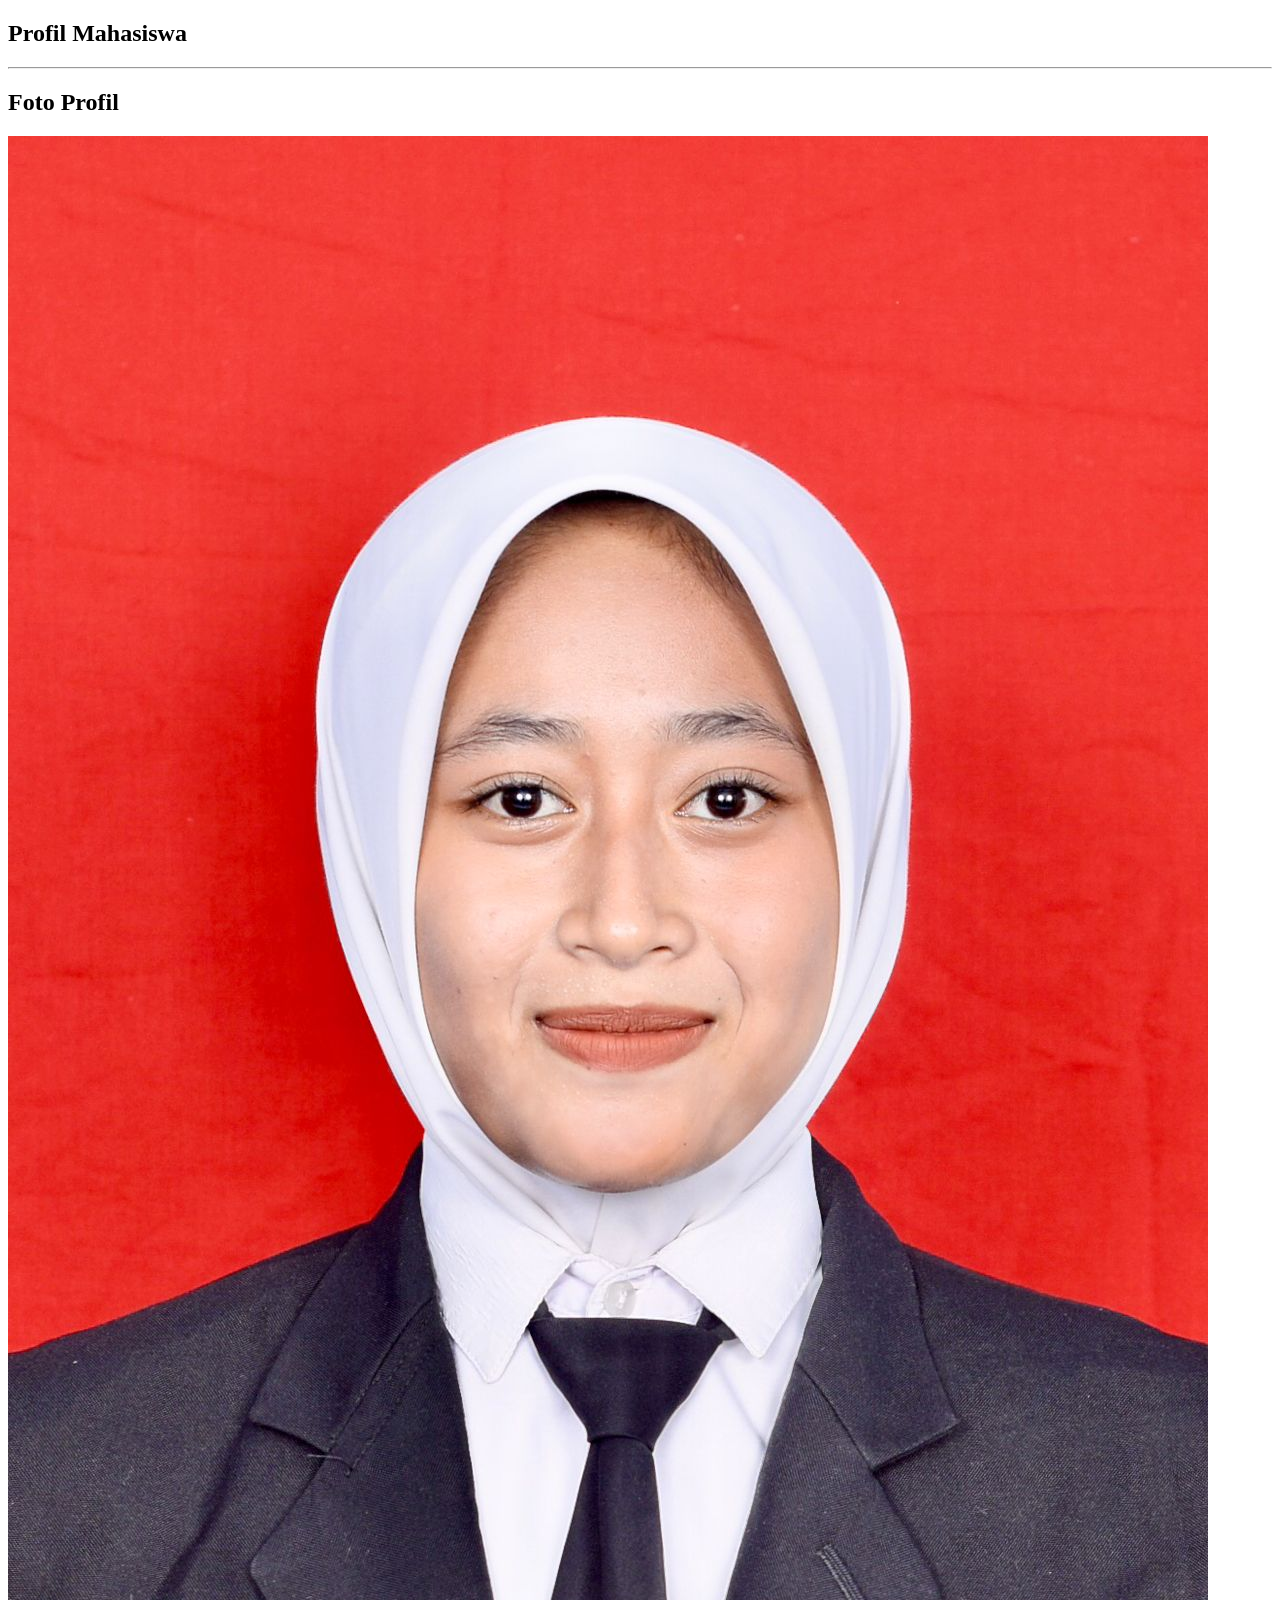
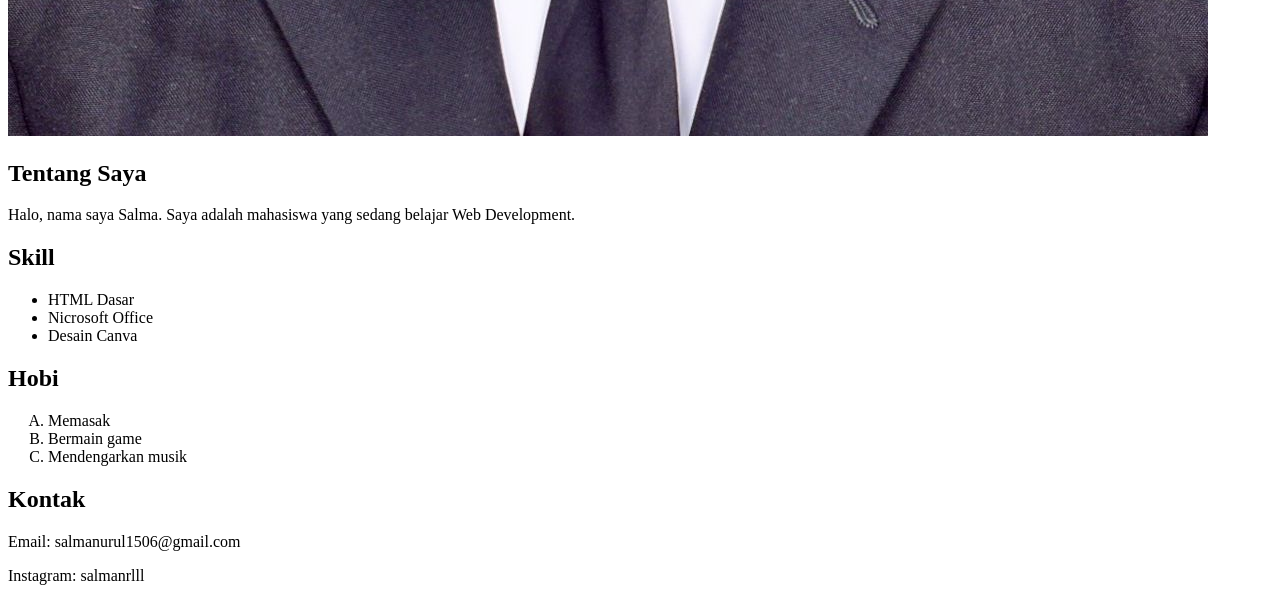
<file: LK-03/index.html>
<!DOCTYPE html>
<html lang="en">
<head>
    <meta charset="UTF-8">
    <meta name="viewport" content="width=device-width, initial-scale=1.0">
    <title>Document</title>
</head>
<body>
    <h2>Profil Mahasiswa</h2>

    <hr>

    <h2>Foto Profil</h2>
    <img src="potoku.jpeg" alt="Gambar salma">

    <h2>Tentang Saya</h2>
    <p>Halo, nama saya Salma. Saya adalah mahasiswa yang sedang belajar Web Development.</p>

    <h2>Skill</h2>
    <ul>
        <li>HTML Dasar</li>
        <li>Nicrosoft Office</li>
        <li>Desain Canva</li>
    </ul>

    <h2> <strong>Hobi</strong></h2>
    <ol type ="A">
        <li>Memasak</li>
        <li>Bermain game</li>
        <li>Mendengarkan musik</li>
    </ol>

    <h2><strong>Kontak</strong></h2>
        <p>Email: salmanurul1506@gmail.com</p>
        <p>Instagram: salmanrlll</p>

    
</body>
</html>
</file>
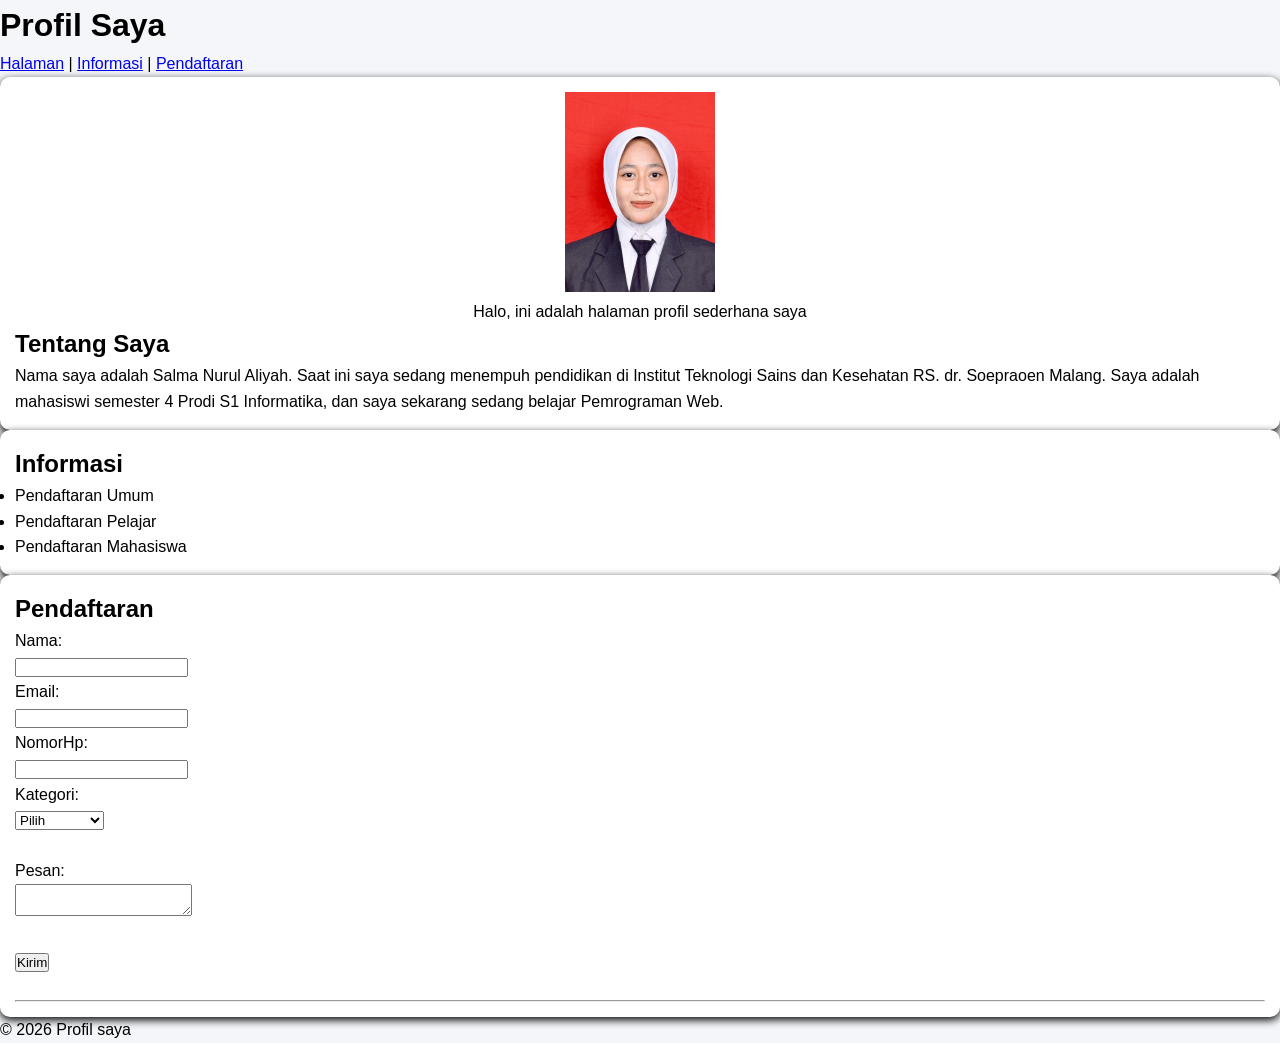
<file: LK-04/index.html>
<!DOCTYPE html>
<html lang="en">
<head>
    <meta charset="UTF-8">
    <meta name="viewport" content="width=, initial-scale=1.0">
    <title>Profil Sederhana</title>
    <link rel="stylesheet" href="style.css">
</head>
<body>
    
    <!-- HEADER -->
    <header>
        <h1>Profil Saya</h1>
        <nav>
        <a href="#page">Halaman</a> |
        <a href="#information">Informasi</a> |
        <a href="#registration">Pendaftaran</a>
    </nav>
    </header>
    

    <!-- MAIN CONTENT -->
    <main>

        <!-- SECTION: Isi halaman profil -->
        <section id="page">
            <article>
                <center>
                <img src="potoku.jpeg" alt="potoku" style="height: 200px;"> 
                <p>Halo, ini adalah halaman profil sederhana saya </p>
                </center>
                <left>
                <h2>Tentang Saya</h2>
                <p>
                    Nama saya adalah Salma Nurul Aliyah.
                    Saat ini saya sedang menempuh pendidikan di 
                    Institut Teknologi Sains dan Kesehatan RS. dr. Soepraoen Malang.
                    Saya adalah mahasiswi semester 4 Prodi S1 Informatika, 
                    dan saya sekarang sedang belajar Pemrograman Web.

                </p>
                </left>
            </article>
        </section>

        <!-- SECTION: Informasi -->
        <section id="information">
            <article>
                <h2>Informasi</h2>
                <ul>
                    <li>Pendaftaran Umum</li>
                    <li>Pendaftaran Pelajar</li>
                    <li>Pendaftaran Mahasiswa</li>
                </ul>
            </article>
        </section>

    <!-- SECTION: Form Pendaftaran -->
        <section id="registration">
            <article>
                <h2>Pendaftaran</h2>

                <!-- FORM -->
                 <form>

                    <!-- Nama -->
                    <label for="nama">Nama:</label> <br>
                    <input type="text" id="nama" name="nama"> <br>

                    <!-- Email -->
                    <label for="email">Email:</label> <br>
                    <input type="email" id="email" name="email"> <br>

                    <!-- NomorHP -->
                    <label for="nomorHP">NomorHp:</label> <br>
                    <input type="tel" id="nomorHP" name="nomorHP"> <br>

                    <!-- Kategori -->
                    <label for="kategori">Kategori:</label> <br>
                    <select name="kategori" id="kategori" required>

                        <!-- Pilih Kategori -->
                        <option value="">Pilih</option>
                        <option value="umum">Umum</option>
                        <option value="pelajar">Pelajar</option>
                        <option value="mahasiswa">Mahasiswa</option>
                    </select> <br><br>

                    <!-- Pesan -->
                    <label for="pesan">Pesan:</label><br>
                    <textarea name="pesan" id="pesan"></textarea><br><br>

                    <!-- Tombol -->
                    <button type="submit">Kirim</button>
        
                </form>
                <br><hr>
            </article>
        </section>
    </main>

    <!-- FOOTER -->
    <footer>
        <p>&copy; 2026 Profil saya </p>
    </footer>

</body>
</html>
</file>
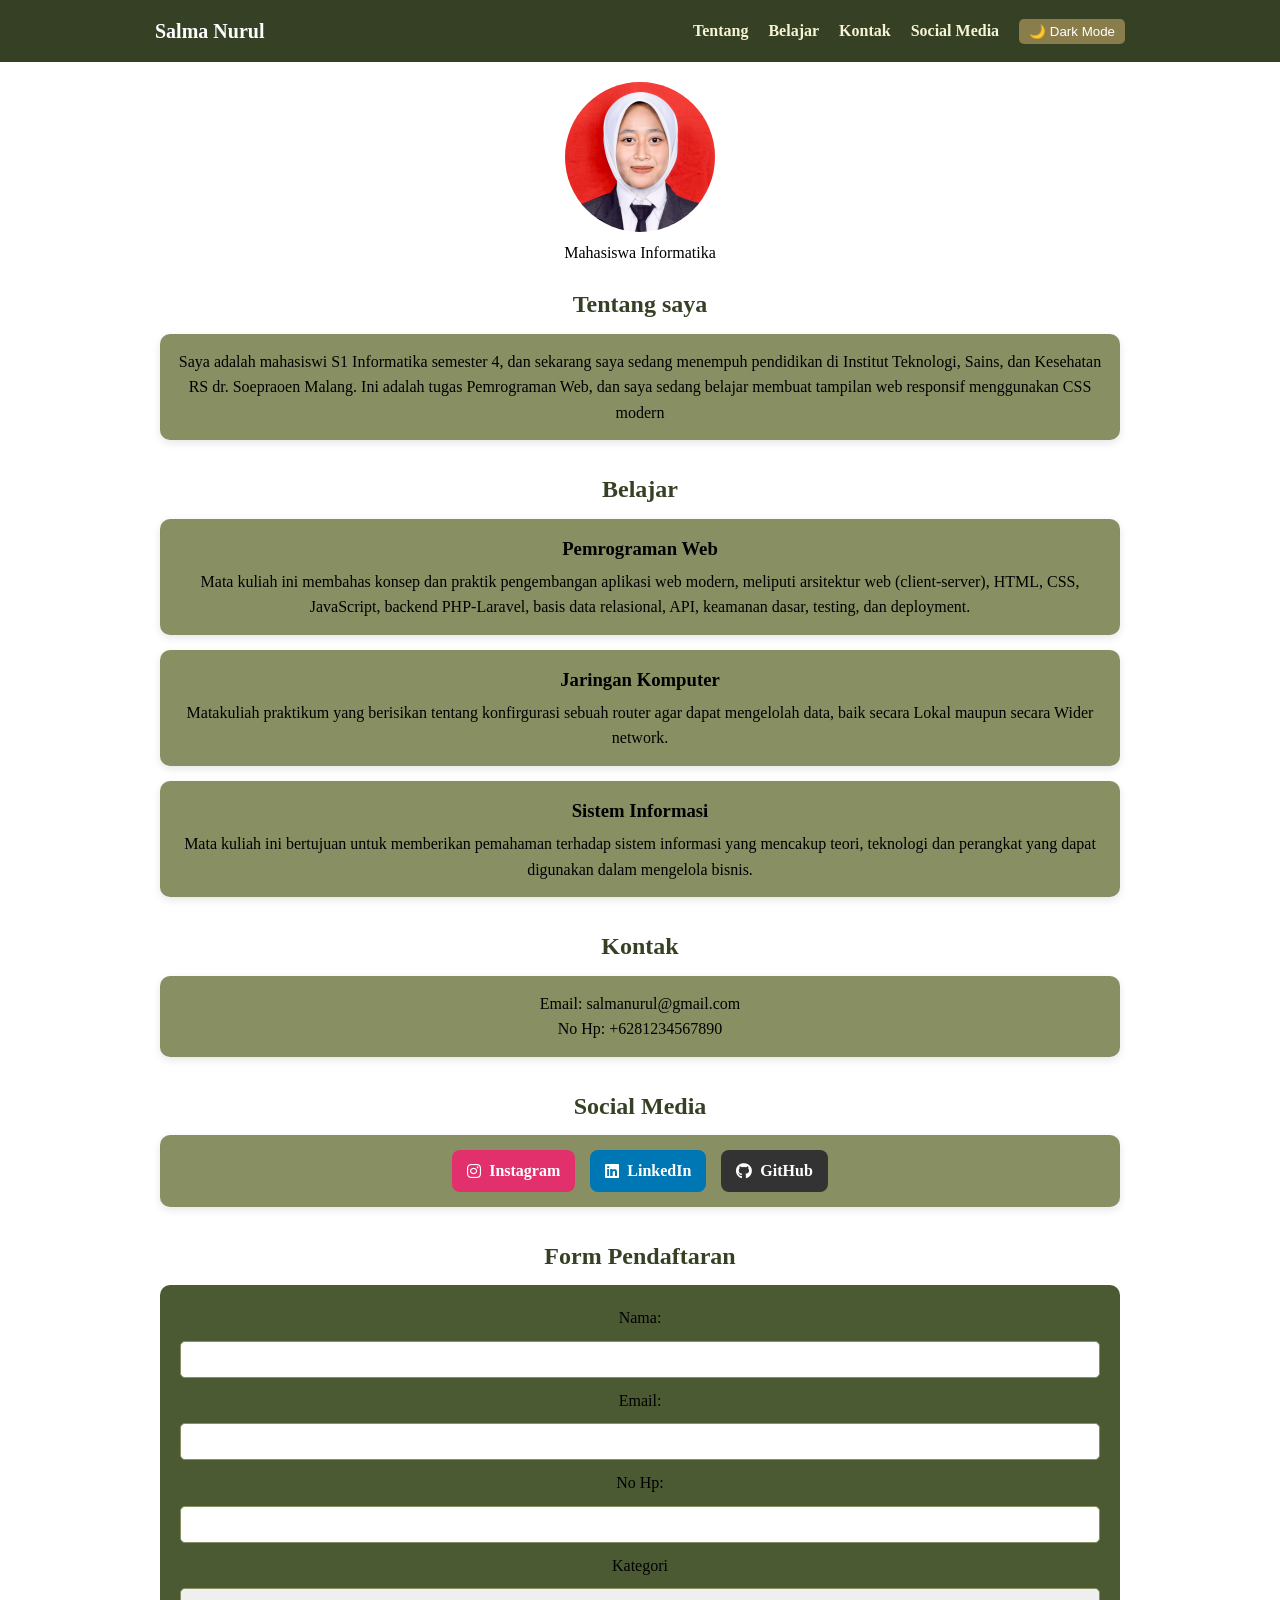
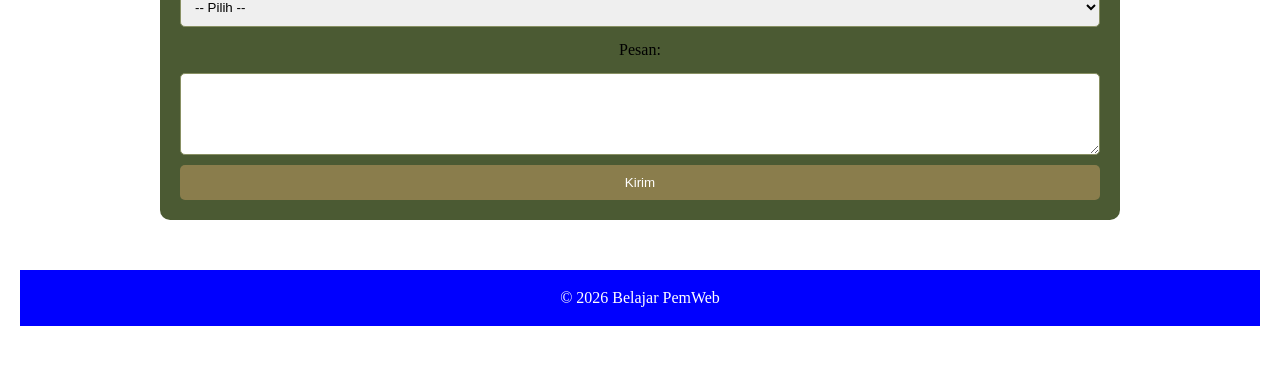
<file: LK-05/index.html>
<!DOCTYPE html>
<html lang="en">

<head>
    <meta charset="UTF-8">
    <meta name="viewport" content="width=device-width, initial-scale=1.0">
    <title>Lembar Kerja 5</title>
    <link rel="stylesheet" href="style.css">
    <link rel="stylesheet" href="https://cdnjs.cloudflare.com/ajax/libs/font-awesome/6.4.0/css/all.min.css">
</head>

<body>
    <!-- LOADING SCREEN -->
    <div id="loading-screen">
        Loading...
    </div>
    <!-- HEADER / NAVBAR -->
    <header class="navbar">
        <div class="nav-container">
            <!-- KIRI -->
            <h1 class="logo">Salma Nurul</h1>

            <!-- KANAN -->
            <nav>
                <ul class="nav-menu">
                    <li><a href="#tentang">Tentang</a></li>
                    <li><a href="#belajar">Belajar</a></li>
                    <li><a href="#kontak">Kontak</a></li>
                    <li><a href="#social-media">Social Media</a></li>
                </ul>
            </nav>
        </div>
    </header>

    <!-- HERO (agar foto tetap ada)-->
    <section class="hero">
        <img src="potoku.jpeg" alt="potoku">
        <p>Mahasiswa Informatika</p>

        <!---->
        <main>

            <!--Tentang-->
            <section id="tentang">
                <h2>Tentang saya</h2>
                <article>
                    <p>Saya adalah mahasiswi S1 Informatika semester 4, dan sekarang saya sedang menempuh pendidikan di
                        Institut Teknologi, Sains, dan Kesehatan RS dr. Soepraoen Malang. Ini adalah tugas Pemrograman
                        Web, dan saya sedang belajar membuat tampilan web responsif menggunakan CSS modern</p>
                </article>
            </section>


            <!-- Belajar -->
            <section id="belajar">
                <h2>Belajar</h2>

                <div class="belajar-container">
                    <article>
                        <h3>Pemrograman Web</h3>
                        <p>Mata kuliah ini membahas konsep dan praktik pengembangan aplikasi web modern, meliputi
                            arsitektur web (client-server), HTML, CSS, JavaScript, backend PHP-Laravel, basis data
                            relasional, API, keamanan dasar, testing, dan deployment.</p>
                    </article>

                    <article>
                        <h3>Jaringan Komputer</h3>
                        <p>Matakuliah praktikum yang berisikan tentang konfirgurasi sebuah router agar dapat mengelolah
                            data, baik secara Lokal maupun secara Wider network.</p>
                    </article>

                    <article>
                        <h3>Sistem Informasi</h3>
                        <p>Mata kuliah ini bertujuan untuk memberikan pemahaman terhadap sistem informasi yang mencakup
                            teori, teknologi dan perangkat yang dapat digunakan dalam mengelola bisnis.</p>
                    </article>
                </div>
            </section>

            <!-- Kontak -->
            <section id="kontak">
                <h2>Kontak</h2>
                <article>
                    <p>Email: salmanurul@gmail.com</p>
                    <p>No Hp: +6281234567890</p>
                </article>
            </section>

            <!-- Social Media -->
            <section id="social-media">
                <h2>Social Media</h2>
                <article>
                    <div class="social-links">
                        <a href="https://instagram.com" target="_blank" class="ig"><i class="fab fa-instagram"></i> Instagram</a>
                        <a href="https://linkedin.com" target="_blank" class="in"><i class="fab fa-linkedin"></i> LinkedIn</a>
                        <a href="https://github.com" target="_blank" class="gh"><i class="fab fa-github"></i> GitHub</a>
                    </div>
                </article>
            </section>

            <!-- Form -->
            <section id="form">
                <h2> Form Pendaftaran</h2>

                <form id="formPendaftaran">
                    <label>Nama:</label>
                    <input type="text" id="nama" required>

                    <label>Email:</label>
                    <input type="text" id="email" required>

                    <label>No Hp:</label>
                    <input type="tel" id="nohp" required>

                    <label>Kategori</label>
                    <select id="kategori" required>
                        <option value="">-- Pilih --</option>
                        <option>PemWeb</option>
                        <option>JarKom</option>
                        <option>SisFor</option>
                    </select>

                    <label>Pesan:</label>
                    <textarea id="pesan" rows="4"></textarea>

                    <button type="submit">Kirim</button>

                </form>

                <!--HASIL-->
                <div id="hasilPendaftaran"></div>

            </section>


        </main>

        <!-- Footer -->
        <footer>
            <p>&copy; 2026 Belajar PemWeb</p>
        </footer>
        <script src="script.js"></script>
</body>

</html>
</file>
<file: LK-04/style.css>
* {
    margin: 0;
    padding: 0;
    box-sizing: border-box;
}

body {
    font-family: Arial, Helvetica, sans-serif;
    background-color: #f4f6f9;
    line-height: 1.6;
}

.navbar {
    background-color: aqua;
    color: white;
}

.nav-container {
    max-width: 1000px;
    margin: auto;
    padding: 15px;


    display: flex;
    justify-content: space-between;
    align-items: center;
}

hero {
    text-align: center;
    padding: 20px; 
}

.hero img {
    width: 150px;
    height: 150px;
    border-radius: 50%;
    object-fit: cover;
}

article {
    background: white;
    padding: 15px;
    border-radius: 10px;
    box-shadow: 0 3px 8px rgb(0, 0, 0.1);
}

.skill-container {
    display: grid;
    grid-template-columns:repeat(3, 1fr) ;
}

.project-container {
    display: grid;
    grid-template-columns: repeat(3,);
}
</file>
<file: LK-05/style.css>
/* RESET */
* {
  margin: 0;
  padding: 0;
  box-sizing: border-box;
}

/* BODY */
body {
  font-family: 'Times New Roman', Times, serif;
  background: #ffffff;
  line-height: 1.6;
  transition: background-color 0.3s ease, color 0.3s ease;
}

/* ================= NAVBAR ================= */
.navbar {
  background: #354024;
  color: #ffffff;
}

.nav-container {
  max-width: 1000px;
  margin: auto;
  padding: 15px;
  display: flex;
  justify-content: space-between;
  align-items: center;
}

.logo {
  font-size: 20px;
}

.nav-menu {
  display: flex;
  list-style: none;
  gap: 20px;
}

.nav-menu a {
  color: #f7f4d5;
  text-decoration: none;
  font-weight: bold;
}

.nav-menu a:hover {
  text-decoration: underline;
}

/* ================= HERO ================= */
.hero {
  text-align: center;
  padding: 20px;
}

.hero img {
  width: 150px;
  height: 150px;
  border-radius: 50%;
  object-fit: cover;
}

/* ================= MAIN ================= */
main {
  max-width: 1000px;
  margin: auto;
  padding: 20px;
}

section {
  margin-bottom: 30px;
}

/* CARD */
article {
  background: #889063;
  padding: 15px;
  border-radius: 10px;
  box-shadow: 0 3px 8px rgba(0, 0, 0, 0.1);
  transition: 0.3s;
}

article:hover {
  transform: translateY(-5px);
  background: #929a6b;
}

/* TEXT */
h2 {
  color: #354024;
  margin-bottom: 10px;
}

h3 {
  margin-bottom: 5px;
}

/* LIST */
ul {
  margin-left: 20px;
}

/* GRID */
.belajar-container {
  display: flex;
  flex-direction: column;
  gap: 15px;
}

/* FORM */
form {
  background: #4b5a33;
  padding: 20px;
  border-radius: 10px;
  display: flex;
  flex-direction: column;
  gap: 10px;
}

input,
select,
textarea {
  padding: 10px;
  border-radius: 5px;
  border: 1px solid #889063;
}

button {
  background: #8a7d4c;
  color: white;
  padding: 10px;
  border: none;
  border-radius: 5px;
  cursor: pointer;
}

button:hover {
  background: #6f643c;
}

/* SOCIAL */
#social-media article {
  text-align: center;
}

.social-links {
  display: flex;
  justify-content: center;
  gap: 15px;
  flex-wrap: wrap;
}

.social-links a {
  display: flex;
  align-items: center;
  gap: 8px;
  text-decoration: none;
  font-weight: bold;
  padding: 8px 15px;
  border-radius: 8px;
  color: white;
  transition: transform 0.3s ease, background 0.3s ease;
}

.social-links a:hover {
  transform: translateY(-3px);
}

.social-links .ig {
  background: #e1306c;
}

.social-links .ig:hover {
  background: #c13584;
}

.social-links .in {
  background: #0077b5;
}

.social-links .in:hover {
  background: #006097;
}

.social-links .gh {
  background: #333333;
}

.social-links .gh:hover {
  background: #111111;
}

/* FOOTER */
footer {
  text-align: center;
  padding: 15px;
  background: blue;
  color: white;
}



/* ================= DARK MODE (SUDAH DIRAPIKAN) ================= */
body.dark-mode {
  background: #121212;
  color: #e0e0e0;
}

body.dark-mode .navbar {
  background: #1e1e1e;
}

body.dark-mode article {
  background: #232323;
  color: #e0e0e0;
}

body.dark-mode article:hover {
  background: #2a2a2a;
}

body.dark-mode h2,
body.dark-mode h3 {
  color: #ffffff;
}

body.dark-mode form {
  background: #1e1e1e;
}

body.dark-mode input,
body.dark-mode select,
body.dark-mode textarea {
  background: #121212;
  color: white;
  border: 1px solid #889063;
}

body.dark-mode button {
  background: #bb86fc;
  color: #121212;
}

body.dark-mode button:hover {
  background: #9b5cf6;
}

/* ================= LOADING SCREEN ================= */
#loading-screen {
  position: fixed;
  top: 0;
  left: 0;
  width: 100%;
  height: 100%;
  background: black;
  color: white;
  display: flex;
  justify-content: center;
  align-items: center;
  font-size: 20px;
  z-index: 9999;
}

/* ================= RESPONSIVE ================= */
@media (max-width: 768px) {
  .nav-container {
    flex-direction: column;
  }

  .nav-menu {
    flex-direction: column;
  }
}

@media (max-width: 480px) {
  body {
    font-size: 14px;
  }
}
</file>
